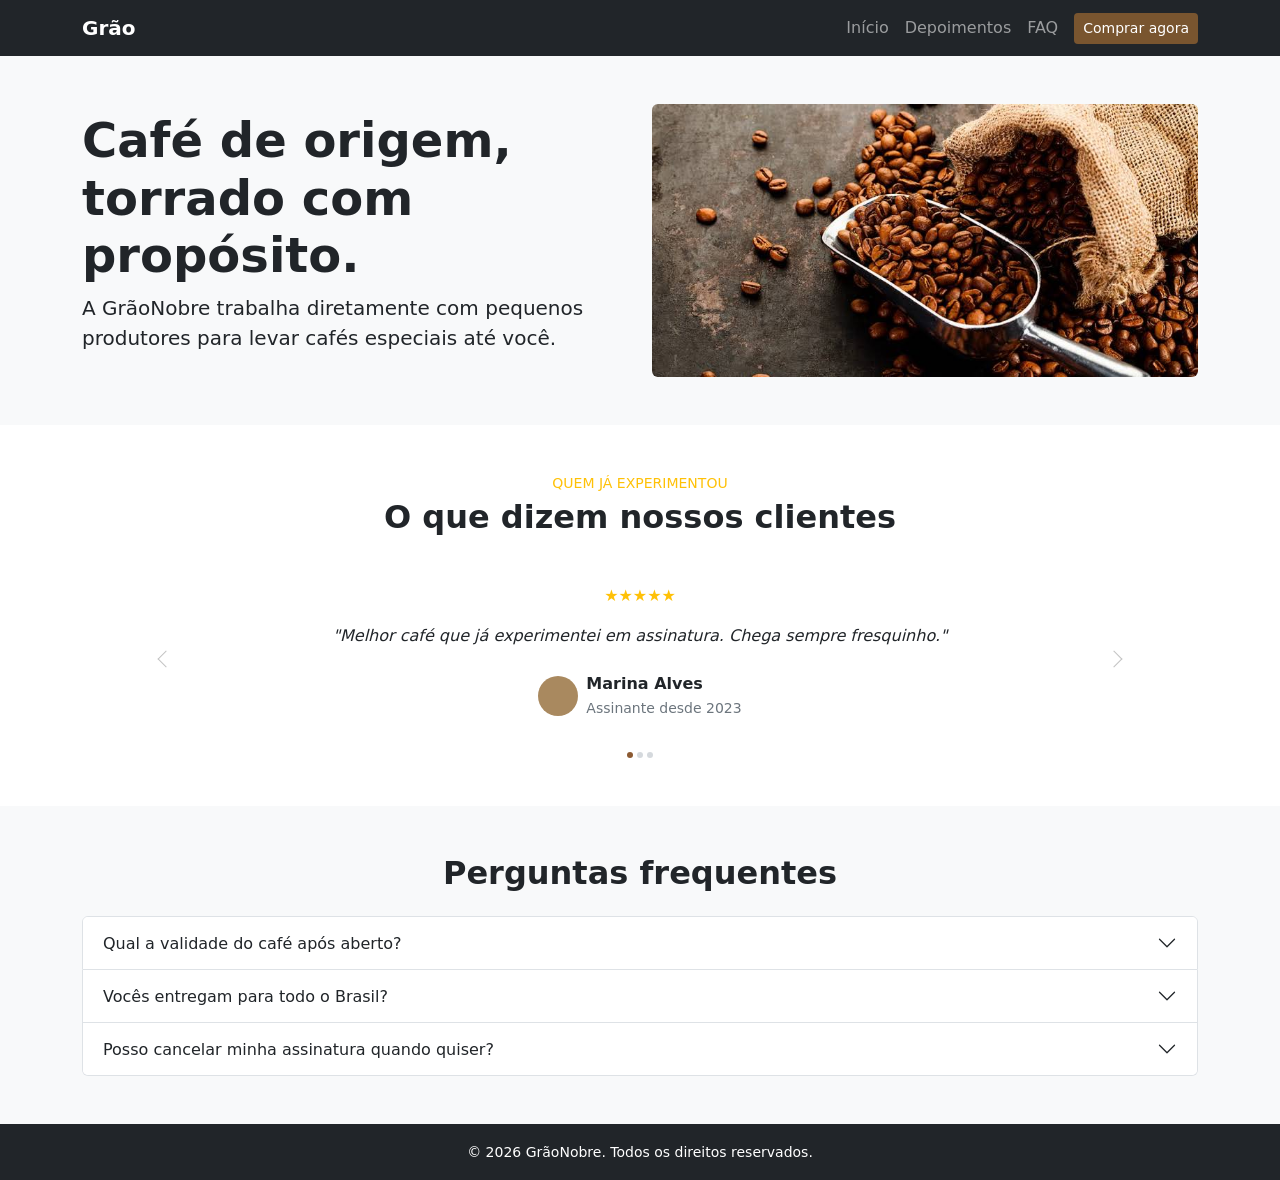
<file: Bootstrap/index.html>
<!DOCTYPE html>
<html lang="pt-BR">
<head>
  <meta charset="UTF-8">
  <meta name="viewport" content="width=device-width, initial-scale=1.0">
  <title>GrãoNobre</title>
  <link href="https://cdn.jsdelivr.net/npm/bootstrap@5.3.3/dist/css/bootstrap.min.css" rel="stylesheet">
<style>
  .texto-degrade {
    background: linear-gradient(#8C5A32);
    -webkit-background-clip: text;
    -webkit-text-fill-color: transparent;
    background-clip: text;
  }

  .depoimento-indicadores [data-bs-target] {
    width: 6px;
    height: 6px;
    margin: 0 2px;
    border: 0;
    border-radius: 50%;
    background-color: #adb5bd;
  }

  .depoimento-indicadores .active {
    background-color: #8C5A32;
  }
</style>

</head>
<body>
  <nav class="navbar navbar-expand-lg bg-dark navbar-dark">
    <div class="container">
      <a class="navbar-brand fw-bold" href="#inicio">
      Grão<span class="texto-degrade">Nobre</span></a>

      <button class="navbar-toggler" type="button"
        data-bs-toggle="collapse" data-bs-target="#navbarNav">
        <span class="navbar-toggler-icon"></span>
      </button>

      <div class="collapse navbar-collapse" id="navbarNav">
        <ul class="navbar-nav ms-auto align-items-lg-center">
          <li class="nav-item">
            <a class="nav-link" href="#inicio">Início</a>
          </li>
          <li class="nav-item">
            <a class="nav-link" href="#depoimentos">Depoimentos</a>
          </li>
          <li class="nav-item">
            <a class="nav-link" href="#faq">FAQ</a>
          </li>
          <li class="nav-item ms-lg-2">
            <button class="btn btn-sm text-white"
              style="background-color: #79552f;"
              data-bs-toggle="modal" data-bs-target="#modalCompra">
              Comprar agora
            </button>
          </li>
        </ul>
      </div>
    </div>
  </nav>

  <section id="inicio" class="bg-light py-5">
    <div class="container">
      <div class="row align-items-center g-4">
        <div class="col-md-6">
          <h1 class="display-5 fw-bold">
            Café de origem, torrado com propósito.
          </h1>
          <p class="lead">
            A GrãoNobre trabalha diretamente com pequenos produtores
            para levar cafés especiais até você.
          </p>
        </div>

        <div class="col-md-6">
            <img src="img/Cafegraotorrado.jpeg" class="img-fluid rounded" alt="Café torrado">
        </div>
      </div>
    </div>
  </section>

  <section id="depoimentos" class="py-5 text-center">
    <div class="container">
      <p class="text-warning text-uppercase small mb-1">
        Quem já experimentou
      </p>
      <h2 class="fw-bold mb-4">O que dizem nossos clientes</h2>

      <div id="carouselDepoimentos" class="carousel slide">
        <div class="carousel-inner">

          <div class="carousel-item active">
            <div class="p-4">
              <p class="text-warning">★★★★★</p>
              <p class="fst-italic">
                "Melhor café que já experimentei em assinatura. Chega sempre fresquinho."
              </p>
              <div class="d-flex justify-content-center align-items-center gap-2 mt-4">
                <div class="rounded-circle flex-shrink-0"
                  style="width: 40px; height: 40px; background-color: #A9895F;"
                  aria-hidden="true"></div>
                <div class="text-start">
                  <strong class="d-block">Marina Alves</strong>
                  <small class="text-secondary">Assinante desde 2023</small>
                </div>
              </div>
            </div>
          </div>

          <div class="carousel-item">
            <div class="p-4">
              <p class="text-warning">★★★★★</p>
              <p class="fst-italic">
                "Excelente qualidade e sabor. Recomendo!"
              </p>
              <div class="d-flex justify-content-center align-items-center gap-2 mt-4">
                <div class="rounded-circle flex-shrink-0"
                  style="width: 40px; height: 40px; background-color: #A9895F;"
                  aria-hidden="true"></div>
                <div class="text-start">
                  <strong class="d-block">Rafaella Rodriguês</strong>
                  <small class="text-secondary">Cliente GrãoNobre</small>
                </div>
              </div>
            </div>
          </div>

          <div class="carousel-item">
            <div class="p-4">
              <p class="text-warning">★★★★★</p>
              <p class="fst-italic">
                "Adorei experimentar cafés de diferentes origens."
              </p>
              <div class="d-flex justify-content-center align-items-center gap-2 mt-4">
                <div class="rounded-circle flex-shrink-0"
                  style="width: 40px; height: 40px; background-color: #A9895F;"
                  aria-hidden="true"></div>
                <div class="text-start">
                  <strong class="d-block">Júlia Souza</strong>
                  <small class="text-secondary">Cliente GrãoNobre</small>
                </div>
              </div>
            </div>
          </div>

        </div>

        <div class="carousel-indicators depoimento-indicadores position-static mt-2 mb-0">
          <button type="button" data-bs-target="#carouselDepoimentos"
            data-bs-slide-to="0" class="active"
            aria-current="true" aria-label="Depoimento de Marina Alves"></button>
          <button type="button" data-bs-target="#carouselDepoimentos"
            data-bs-slide-to="1"
            aria-label="Depoimento de Rafaella Rodriguês"></button>
          <button type="button" data-bs-target="#carouselDepoimentos"
            data-bs-slide-to="2"
            aria-label="Depoimento de Júlia Souza"></button>
        </div>

        <button class="carousel-control-prev" type="button"
          data-bs-target="#carouselDepoimentos" data-bs-slide="prev"
          aria-label="Depoimento anterior">
          <span class="d-block"
            style="width: 12px; height: 12px; border-top: 1px solid #888; border-right: 1px solid #888; transform: rotate(225deg);"></span>
        </button>

        <button class="carousel-control-next" type="button"
          data-bs-target="#carouselDepoimentos" data-bs-slide="next"
          aria-label="Próximo depoimento">
          <span class="d-block"
            style="width: 12px; height: 12px; border-top: 1px solid #888; border-right: 1px solid #888; transform: rotate(45deg);"></span>
        </button>
      </div>
    </div>
  </section>

  <section id="faq" class="bg-light py-5">
    <div class="container">
      <h2 class="text-center fw-bold mb-4">
        Perguntas frequentes
      </h2>

      <div class="accordion mx-auto" id="accordionFAQ">

        <div class="accordion-item">
          <h2 class="accordion-header">
            <button class="accordion-button collapsed"
              type="button" data-bs-toggle="collapse"
              data-bs-target="#resposta1">
              Qual a validade do café após aberto?
            </button>
          </h2>
          <div id="resposta1" class="accordion-collapse collapse"
            data-bs-parent="#accordionFAQ">
            <div class="accordion-body">
              Após aberto, recomendamos consumir o café em até 30 dias
              para preservar melhor seu aroma e sabor. Mantenha a embalagem
              bem fechada, longe da luz, do calor e da umidade.
            </div>
          </div>
        </div>

        <div class="accordion-item">
          <h2 class="accordion-header">
            <button class="accordion-button collapsed"
              type="button" data-bs-toggle="collapse"
              data-bs-target="#resposta2">
              Vocês entregam para todo o Brasil?
            </button>
          </h2>
          <div id="resposta2" class="accordion-collapse collapse"
            data-bs-parent="#accordionFAQ">
            <div class="accordion-body">
              Sim! Enviamos para todas as regiões do Brasil, com prazo médio de 3 a 7 dias úteis, dependendo da localidade.
            </div>
          </div>
        </div>

        <div class="accordion-item">
          <h2 class="accordion-header">
            <button class="accordion-button collapsed"
              type="button" data-bs-toggle="collapse"
              data-bs-target="#resposta3">
              Posso cancelar minha assinatura quando quiser?
            </button>
          </h2>
          <div id="resposta3" class="accordion-collapse collapse"
            data-bs-parent="#accordionFAQ">
            <div class="accordion-body">
              Sim! Você pode cancelar sua assinatura quando quiser,
              entrando em contato com nossa equipe de atendimento.

            </div>
          </div>
        </div>

      </div>
    </div>
  </section>

  <footer class="bg-dark text-white text-center py-3">
    <small>© 2026 GrãoNobre. Todos os direitos reservados.</small>
  </footer>

  <div class="modal fade" id="modalCompra" tabindex="-1">
    <div class="modal-dialog modal-dialog-centered">
      <div class="modal-content">

        <div class="modal-header">
          <h5 class="modal-title">Faça seu pedido:</h5>
          <button type="button" class="btn-close"
            data-bs-dismiss="modal"></button>
        </div>

        <div class="modal-body">
          <div class="form-check mb-3">
            <input class="form-check-input" type="checkbox" id="kit">
            <label class="form-check-label" for="kit">
              Kit de degustação
            </label>
          </div>

          <div class="form-check mb-3">
            <input class="form-check-input" type="checkbox" id="pacote1">
            <label class="form-check-label" for="pacote1">
              1 pacote de 250g
            </label>
          </div>

          <div class="form-check">
            <input class="form-check-input" type="checkbox" id="pacote5">
            <label class="form-check-label" for="pacote5">
              5 pacotes de 250g
            </label>
          </div>
        </div>

        <div class="modal-footer">
          <button type="button" class="btn btn-primary"
            data-bs-dismiss="modal">
            Ir para o carrinho
          </button>
        </div>

      </div>
    </div>
  </div>

  <script src="https://cdn.jsdelivr.net/npm/bootstrap@5.3.3/dist/js/bootstrap.bundle.min.js"></script>

</body>
</html>
</file>
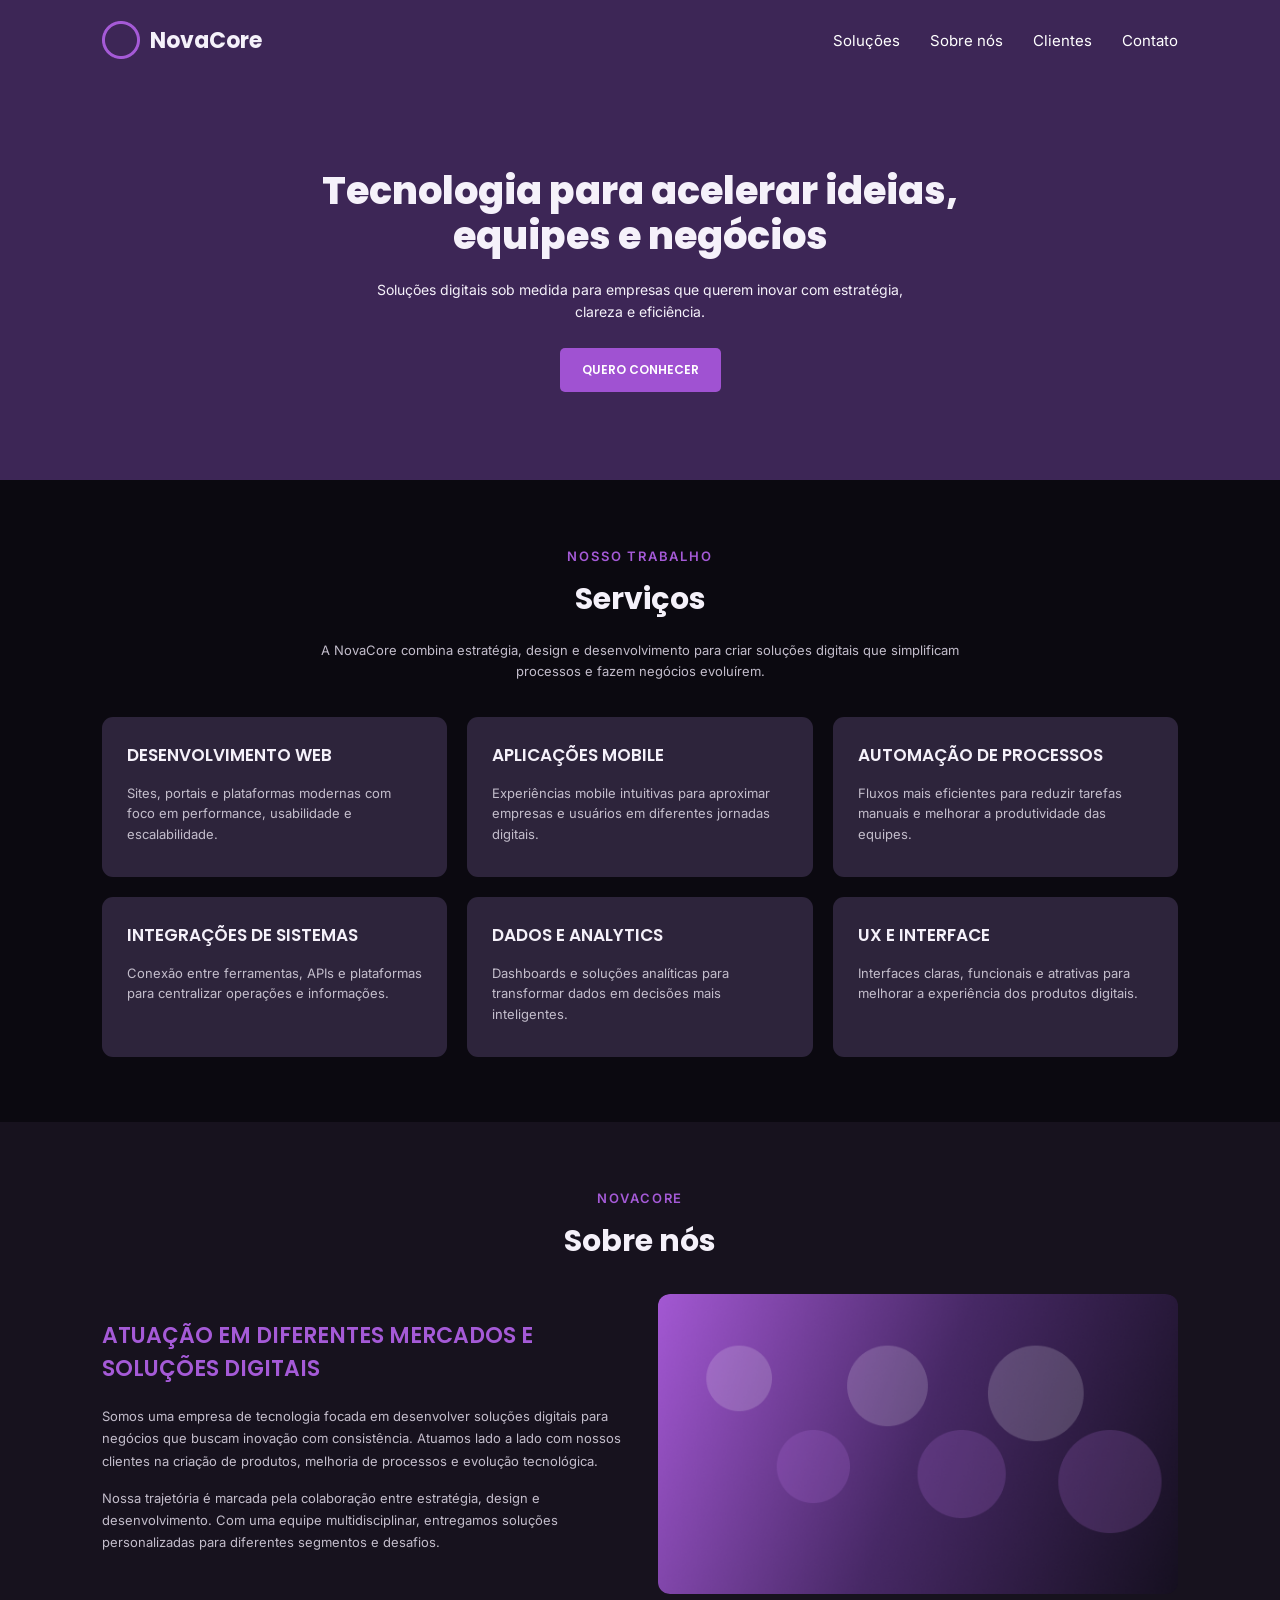
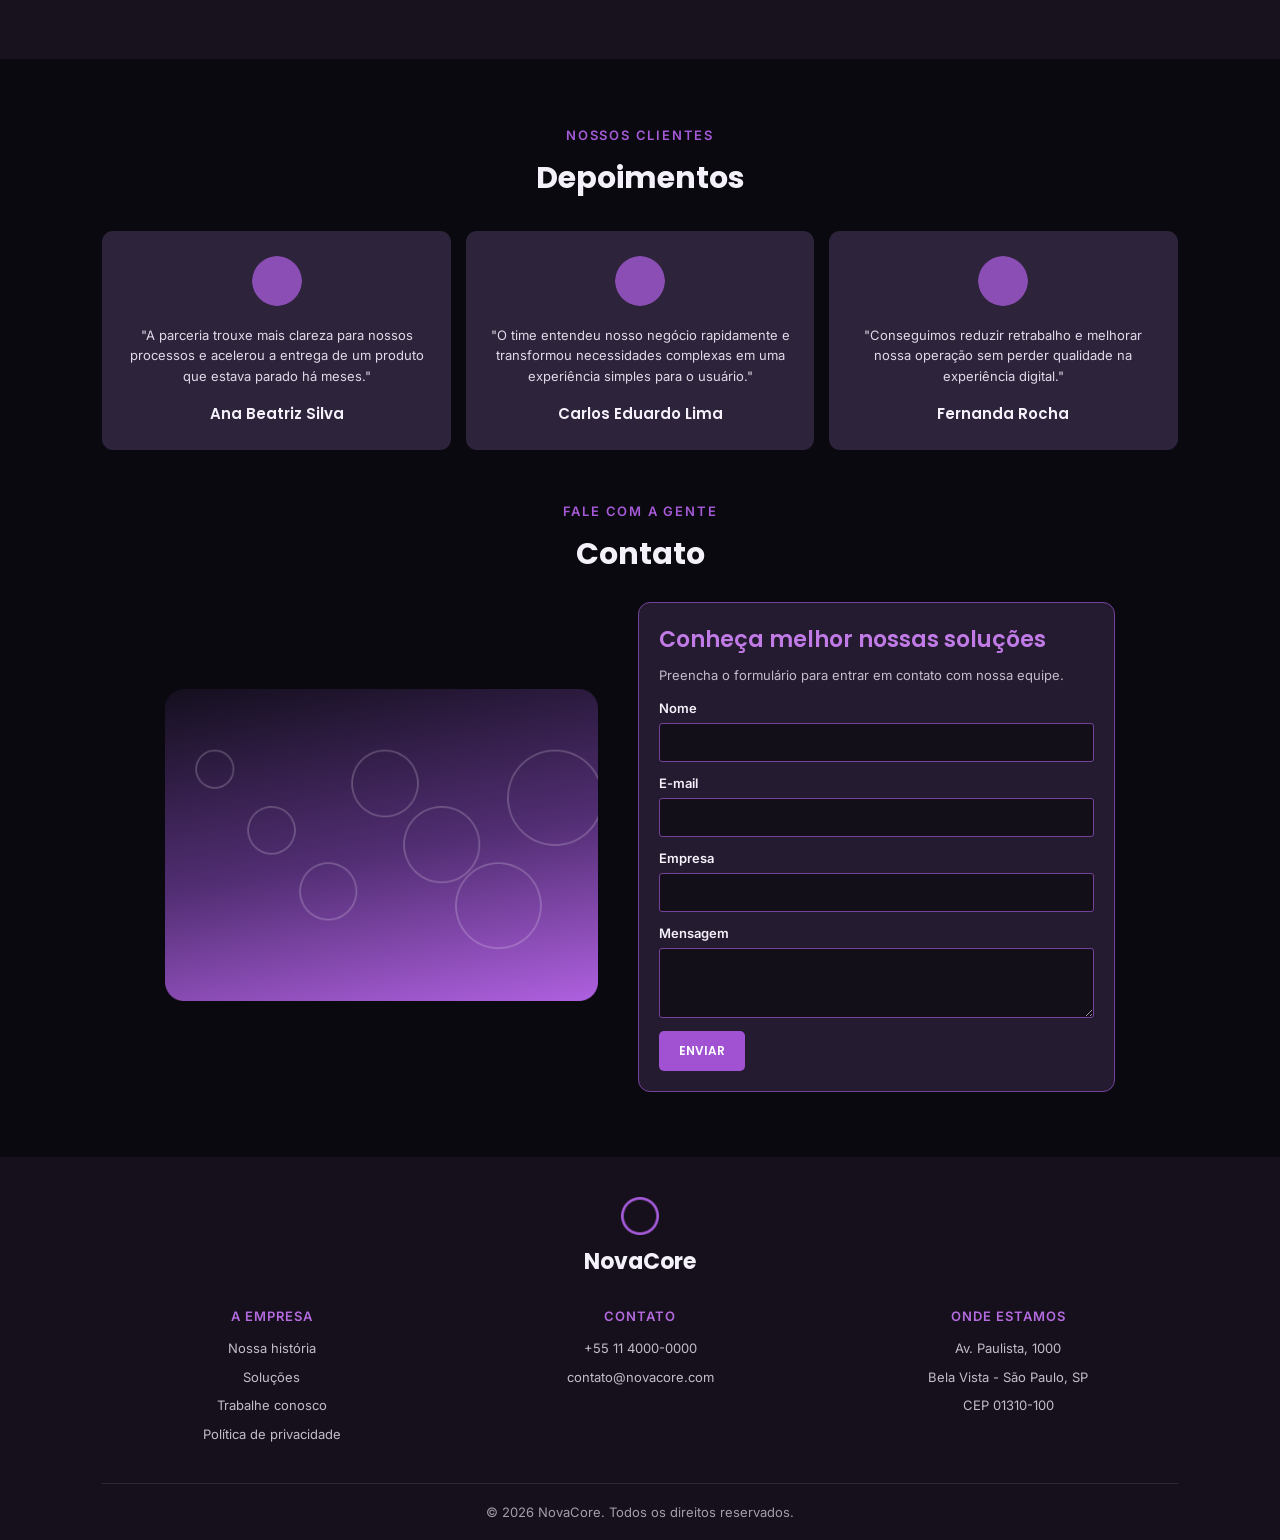
<file: revisão/index.html>
<!DOCTYPE html>
<html lang="pt-BR">

<head>
    <meta charset="UTF-8">
    <meta name="viewport" content="width=device-width, initial-scale=1.0">
    <link rel="preconnect" href="https://fonts.googleapis.com">
    <link rel="preconnect" href="https://fonts.gstatic.com" crossorigin>
    <link
        href="https://fonts.googleapis.com/css2?family=Inter:wght@400;500;600&family=Poppins:wght@500;700;800&display=swap"
        rel="stylesheet">
    <link rel="stylesheet" href="style.css">
    <title>NovaCore</title>
</head>

<body>
    <header>
        <div class="logo">
            <img src="img/Ellipse (icone).png" alt="logo NovaCore ">
            <h1>NovaCore</h1>
        </div>
        <nav>
            <a href="#servicos">Soluções</a>
            <a href="#sobre">Sobre nós</a>
            <a href="#clientes">Clientes</a>
            <a href="#contato">Contato</a>
        </nav>
    </header>
    <section class="inicio">
        <h1>Tecnologia para acelerar ideias,<br>equipes e negócios</h1>
        <p>
            Soluções digitais sob medida para empresas que querem inovar
            com estratégia, clareza e eficiência.
        </p>
        <a href="#contato" class="botao">QUERO CONHECER</a>
    </section>
    <section class="servicos" id="servicos">
        <span class="titulo-pequeno">NOSSO TRABALHO</span>
        <h2>Serviços</h2>
        <p class="descricao">
            A NovaCore combina estratégia, design e desenvolvimento para criar
            soluções digitais que simplificam processos e fazem negócios evoluírem.
        </p>
        <div class="lista-servicos">
            <div class="card">
                <h3>DESENVOLVIMENTO WEB</h3>
                <p>Sites, portais e plataformas modernas com foco em performance, usabilidade e escalabilidade.</p>
            </div>
            <div class="card">
                <h3>APLICAÇÕES MOBILE</h3>
                <p>Experiências mobile intuitivas para aproximar empresas e usuários em diferentes jornadas digitais.
                </p>
            </div>
            <div class="card">
                <h3>AUTOMAÇÃO DE PROCESSOS</h3>
                <p>Fluxos mais eficientes para reduzir tarefas manuais e melhorar a produtividade das equipes.</p>
            </div>
            <div class="card">
                <h3>INTEGRAÇÕES DE SISTEMAS</h3>
                <p>Conexão entre ferramentas, APIs e plataformas para centralizar operações e informações.</p>
            </div>
            <div class="card">
                <h3>DADOS E ANALYTICS</h3>
                <p>Dashboards e soluções analíticas para transformar dados em decisões mais inteligentes.</p>
            </div>
            <div class="card">
                <h3>UX E INTERFACE</h3>
                <p>Interfaces claras, funcionais e atrativas para melhorar a experiência dos produtos digitais.</p>
            </div>
        </div>
    </section>
    <section class="sobre" id="sobre">
        <span class="titulo-pequeno">NOVACORE</span>
        <h2>Sobre nós</h2>
        <div class="sobre-conteudo">
            <div>
                <h3>ATUAÇÃO EM DIFERENTES MERCADOS E<br>SOLUÇÕES DIGITAIS</h3>
                <p>
                    Somos uma empresa de tecnologia focada em desenvolver soluções digitais para negócios que buscam inovação com consistência. Atuamos lado a lado com nossos clientes na criação de produtos, melhoria de processos e evolução tecnológica.
                </p>
                <p>
                    Nossa trajetória é marcada pela colaboração entre estratégia, design e desenvolvimento. Com uma equipe multidisciplinar, entregamos soluções personalizadas para diferentes segmentos e desafios.
                </p>
            </div>
            <div class="imagem-sobre">
                <img src="img/Team collaboration.png" alt="img - Sobre nós">
            </div>
        </div>
    </section>
    <section class="clientes" id="clientes">
        <span class="titulo-pequeno">NOSSOS CLIENTES</span>
        <h2>Depoimentos</h2>
        <div class="depoimentos">
            <div class="depoimento">
                <img src="img/Ellipse (1).png" alt="img Ellipse1">
                <p>
                    "A parceria trouxe mais clareza para nossos processos e acelerou
                    a entrega de um produto que estava parado há meses."
                </p>
                <strong>Ana Beatriz Silva</strong>
            </div>
            <div class="depoimento">
                <img src="img/Ellipse (2).png" alt="img Ellipse2">
                <p>
                    "O time entendeu nosso negócio rapidamente e transformou
                    necessidades complexas em uma experiência simples para o usuário."
                </p>
                <strong>Carlos Eduardo Lima</strong>
            </div>
            <div class="depoimento">
                <img src="img/Ellipse (3).png" alt="img Ellipse3">
                <p>
                    "Conseguimos reduzir retrabalho e melhorar nossa operação
                    sem perder qualidade na experiência digital."
                </p>
                <strong>Fernanda Rocha</strong>
            </div>
        </div>
    </section>
    <section class="contato" id="contato">
        <span class="titulo-pequeno">FALE COM A GENTE</span>
        <h2>Contato</h2>
        <div class="contato-conteudo">
            <div class="imagem-contato">
              <img src="img/Contact.png" alt="img - formulário">
            </div>
            <form>
                <h3>Conheça melhor nossas soluções</h3>
                <p>Preencha o formulário para entrar em contato com nossa equipe.</p>
                <label>Nome</label>
                <input type="text">
                <label>E-mail</label>
                <input type="email">
                <label>Empresa</label>
                <input type="text">
                <label>Mensagem</label>
                <textarea></textarea>
                <button type="submit">ENVIAR</button>
            </form>
        </div>
    </section>
    <footer>
        <div class="logo">
            <img src="img/Ellipse (contato).png" alt="img do footer">
            <h1>NovaCore</h1>
        </div>
        <div>
            <h4>A EMPRESA</h4>
            <p>Nossa história</p>
            <p>Soluções</p>
            <p>Trabalhe conosco</p>
            <p>Política de privacidade</p>
        </div>
        <div>
            <h4>CONTATO</h4>
            <p>+55 11 4000-0000</p>
            <p>contato@novacore.com</p>
        </div>
        <div>
            <h4>ONDE ESTAMOS</h4>
            <p>Av. Paulista, 1000</p>
            <p>Bela Vista - São Paulo, SP</p>
            <p>CEP 01310-100</p>
        </div>
        <small>© 2026 NovaCore. Todos os direitos reservados.</small>
    </footer>
</body>

</html>
</file>
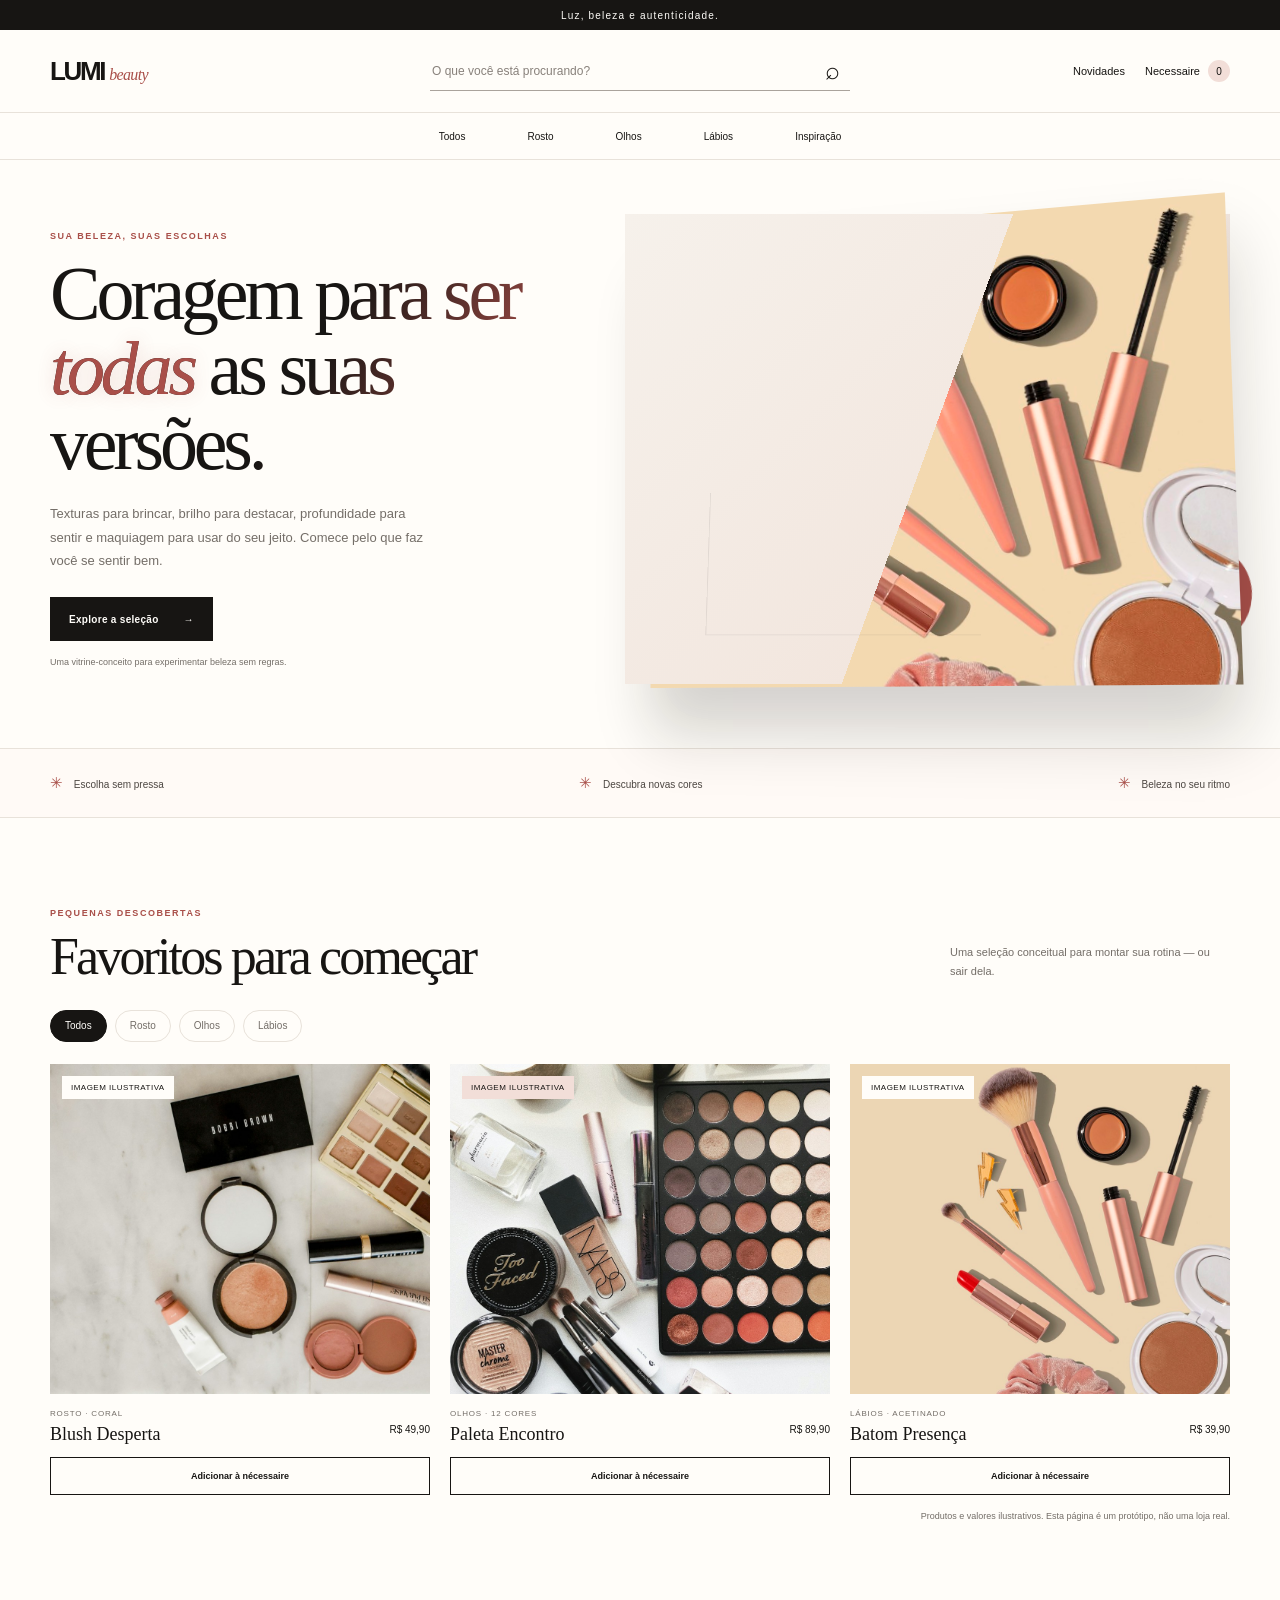
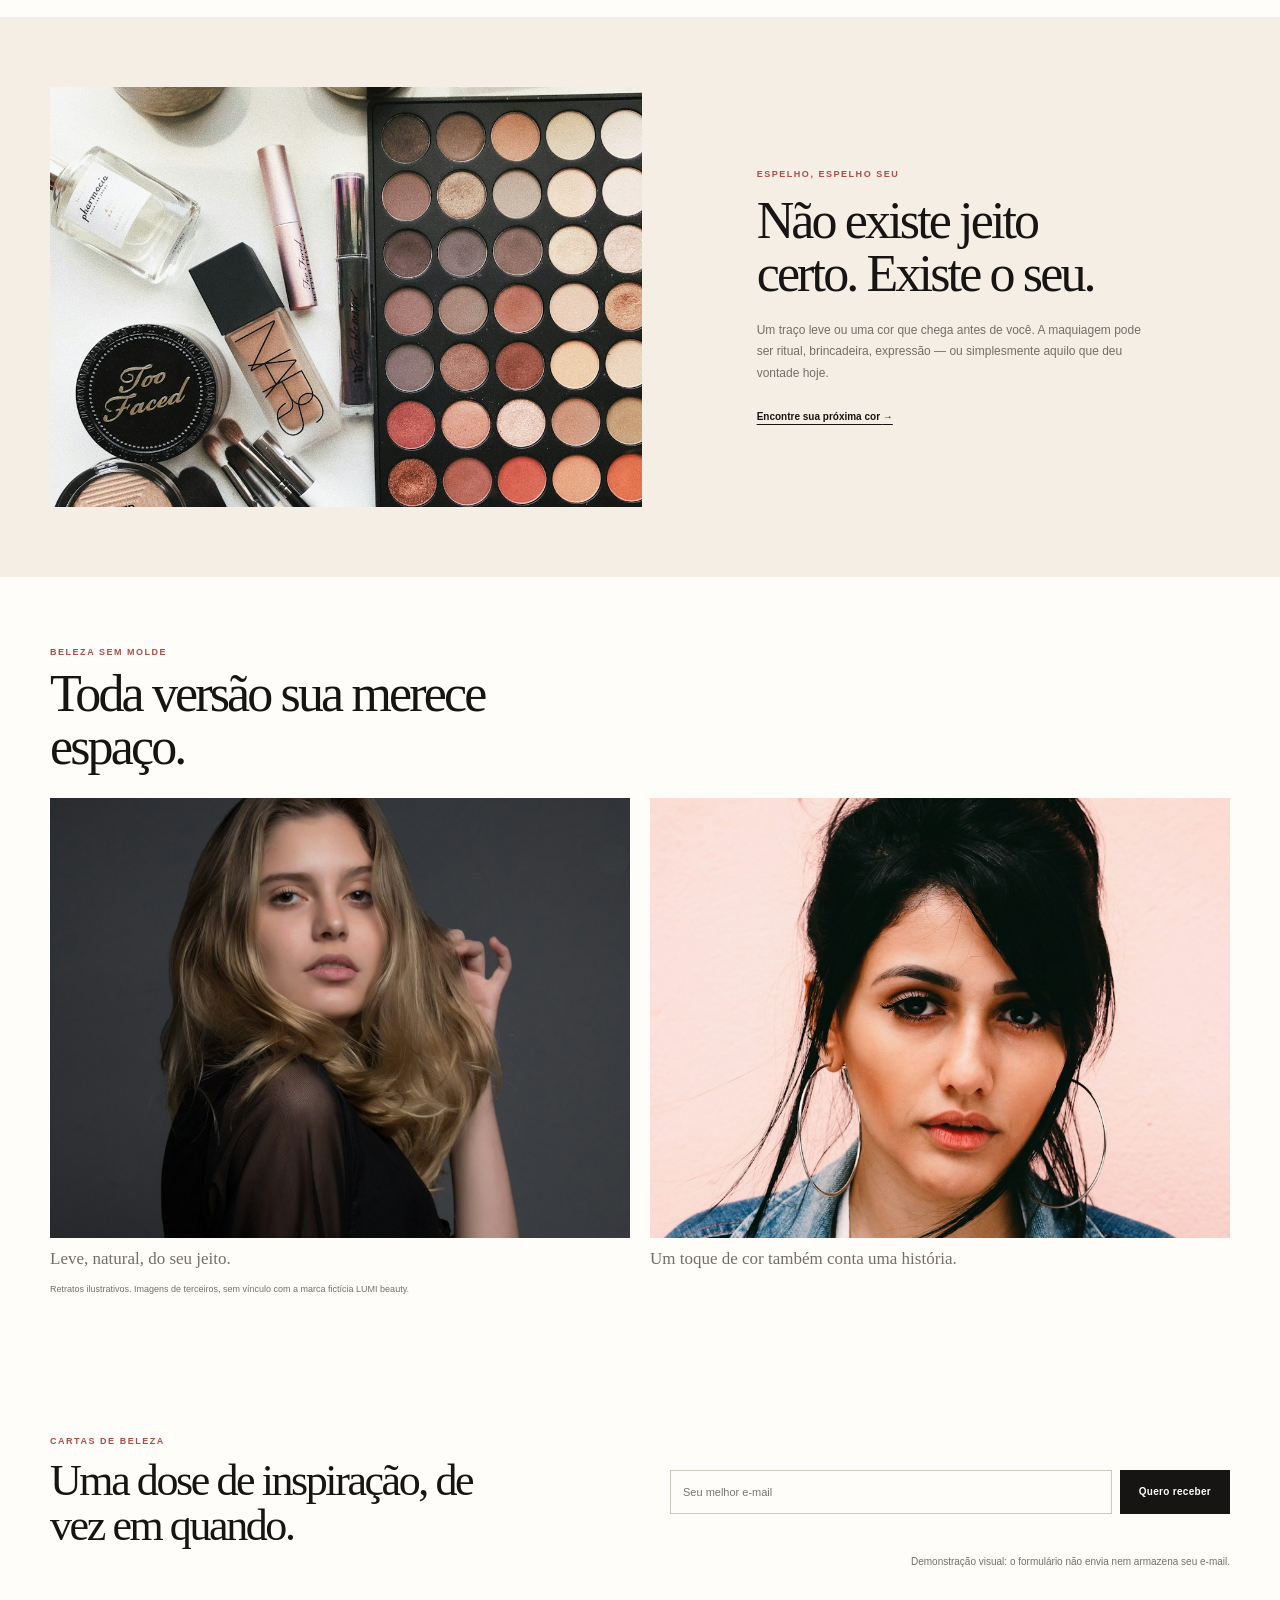
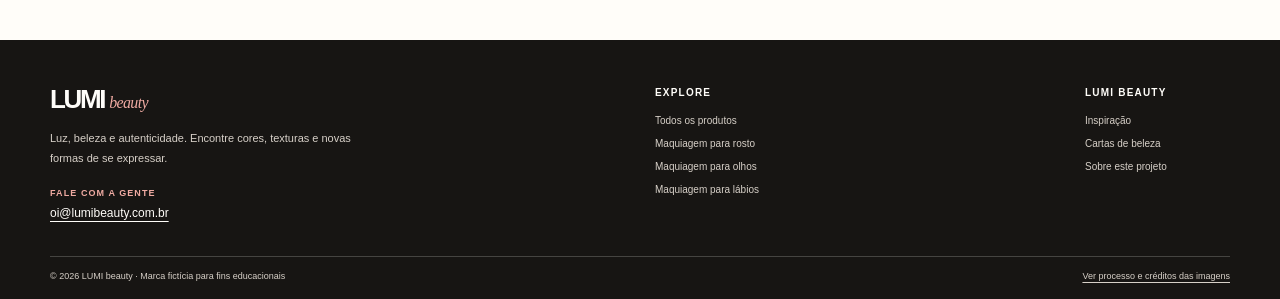
<file: vibecode/index.html>
<!DOCTYPE html>
<html lang="pt-BR">

<head>
  <meta charset="UTF-8">
  <meta name="viewport" content="width=device-width, initial-scale=1.0">
  <meta name="theme-color" content="#fffdf9">
  <meta name="description"
    content="LUMI beauty: luz, beleza e autenticidade. Uma seleção conceitual de maquiagem para experimentar cores e texturas.">
  <title>LUMI beauty — Luz, beleza e autenticidade</title>
  <link rel="stylesheet" href="css/styles.css">
  <script src="js/script.js" defer></script>
</head>

<body>
  <div class="announcement">
    <p>Luz, beleza e autenticidade.</p>
  </div>

  <header class="site-header">
    <div class="container header-main">
      <a class="brand" href="#inicio" aria-label="LUMI beauty, página inicial">LUMI<span>beauty</span></a>

      <form class="search" role="search" action="#produtos">
        <label class="visually-hidden" for="site-search">Buscar produtos</label>
        <input id="site-search" name="q" type="search" placeholder="O que você está procurando?">
        <button type="submit" aria-label="Buscar">⌕</button>
      </form>

      <div class="header-actions">
        <a class="account-link" href="#novidades">Novidades</a>
        <button class="bag-button" type="button" aria-expanded="false" aria-controls="bag-panel">
          Necessaire <span class="bag-count" aria-live="polite">0</span>
        </button>
        <button class="menu-toggle" type="button" aria-expanded="false" aria-controls="main-nav">
          <span class="visually-hidden">Abrir menu</span>
          <span></span><span></span><span></span>
        </button>
      </div>
    </div>

    <section class="bag-panel" id="bag-panel" aria-labelledby="bag-title" hidden>
      <div class="bag-panel-heading">
        <h2 id="bag-title">Sua nécessaire</h2>
        <button class="bag-close" type="button" aria-label="Fechar nécessaire">×</button>
      </div>
      <p class="bag-empty">Sua nécessaire está vazia. Adicione um produto para vê-lo aqui.</p>
      <ul class="bag-items" aria-live="polite"></ul>
      <div class="bag-summary" hidden>
        <p><span>Subtotal ilustrativo</span><strong class="bag-subtotal"></strong></p>
        <button class="bag-clear" type="button">Esvaziar nécessaire</button>
      </div>
      <p class="bag-disclaimer">Protótipo demonstrativo: nenhum pedido ou pagamento será realizado.</p>
    </section>

    <nav class="main-nav" id="main-nav" aria-label="Categorias">
      <div class="container nav-links">
        <a href="#produtos" data-nav-filter="todos">Todos</a>
        <a href="#produtos" data-nav-filter="rosto">Rosto</a>
        <a href="#produtos" data-nav-filter="olhos">Olhos</a>
        <a href="#produtos" data-nav-filter="labios">Lábios</a>
        <a href="#novidades">Inspiração</a>
      </div>
    </nav>
  </header>

  <main>
    <section class="hero container" id="inicio">
      <div class="hero-copy">
        <p class="eyebrow">Sua beleza, suas escolhas</p>
        <h1 data-title="Coragem para ser todas as suas versões.">Coragem para ser <span>todas</span> as suas versões.
        </h1>
        <p class="hero-description">
          Texturas para brincar, brilho para destacar, profundidade para sentir e maquiagem
          para usar do seu jeito. Comece pelo que faz você se sentir bem.
        </p>
        <a class="button button-dark" href="#produtos">Explore a seleção <span aria-hidden="true">→</span></a>
        <p class="hero-note">Uma vitrine-conceito para experimentar beleza sem regras.</p>
      </div>

      <div class="hero-visual">
        <img src="img/produtos-maquiagem.jpg" alt="Maquiagem, pincéis e produtos em tons de coral sobre fundo claro"
          fetchpriority="high">
        <div class="hero-sticker" aria-hidden="true">
          <span>MAKE</span>
          <strong>your<br>rules</strong>
        </div>
        <p class="photo-credit">Imagem de campanha · consulte créditos em processo.md</p>
      </div>
    </section>

    <section class="benefits" aria-label="Compromissos LUMI">
      <div class="container benefit-list">
        <p><span aria-hidden="true">✳</span> Escolha sem pressa</p>
        <p><span aria-hidden="true">✳</span> Descubra novas cores</p>
        <p><span aria-hidden="true">✳</span> Beleza no seu ritmo</p>
      </div>
    </section>

    <section class="container products-section" id="produtos">
      <div class="section-heading">
        <div>
          <p class="eyebrow">Pequenas descobertas</p>
          <h2>Favoritos para começar</h2>
        </div>
        <p>Uma seleção conceitual para montar sua rotina — ou sair dela.</p>
      </div>

      <div class="filter-list" role="group" aria-label="Filtrar produtos por categoria">
        <button class="filter-button is-active" type="button" data-filter="todos" aria-pressed="true">Todos</button>
        <button class="filter-button" type="button" data-filter="rosto" aria-pressed="false">Rosto</button>
        <button class="filter-button" type="button" data-filter="olhos" aria-pressed="false">Olhos</button>
        <button class="filter-button" type="button" data-filter="labios" aria-pressed="false">Lábios</button>
      </div>

      <div class="product-grid" id="product-grid">
        <article class="product-card" data-category="rosto">
          <div class="product-image">
            <img src="img/campanha-beleza.jpg" alt="Paleta de maquiagem e blushes em tons quentes">
            <span class="product-badge">Imagem ilustrativa</span>
          </div>
          <div class="product-info">
            <div>
              <p class="product-category">ROSTO · CORAL</p>
              <h3>Blush Desperta</h3>
            </div>
            <p class="product-price">R$ 49,90</p>
          </div>
          <button class="add-button" type="button" data-product="Blush Desperta" data-price="49.90">Adicionar à
            nécessaire</button>
        </article>

        <article class="product-card" data-category="olhos">
          <div class="product-image">
            <img src="img/pinceis-e-cores.jpg" alt="Paleta com sombras em tons neutros, rosados e terrosos">
            <span class="product-badge product-badge-soft">Imagem ilustrativa</span>
          </div>
          <div class="product-info">
            <div>
              <p class="product-category">OLHOS · 12 CORES</p>
              <h3>Paleta Encontro</h3>
            </div>
            <p class="product-price">R$ 89,90</p>
          </div>
          <button class="add-button" type="button" data-product="Paleta Encontro" data-price="89.90">Adicionar à
            nécessaire</button>
        </article>

        <article class="product-card" data-category="labios">
          <div class="product-image">
            <img src="img/produtos-maquiagem.jpg" alt="Batom vermelho e produtos de maquiagem em fundo bege">
            <span class="product-badge">Imagem ilustrativa</span>
          </div>
          <div class="product-info">
            <div>
              <p class="product-category">LÁBIOS · ACETINADO</p>
              <h3>Batom Presença</h3>
            </div>
            <p class="product-price">R$ 39,90</p>
          </div>
          <button class="add-button" type="button" data-product="Batom Presença" data-price="39.90">Adicionar à
            nécessaire</button>
        </article>
      </div>
      <p class="catalog-note" id="product-status" role="status" aria-live="polite" hidden></p>
      <p class="catalog-note">Produtos e valores ilustrativos. Esta página é um protótipo, não uma loja real.</p>
    </section>

    <section class="story-section" id="novidades">
      <div class="container story-grid">
        <div class="story-image">
          <img src="img/pinceis-e-cores.jpg" alt="Pincéis e cores de maquiagem em uma composição editorial"
            loading="lazy">
        </div>
        <div class="story-copy">
          <p class="eyebrow">Espelho, espelho seu</p>
          <h2>Não existe jeito certo. Existe o seu.</h2>
          <p>
            Um traço leve ou uma cor que chega antes de você. A maquiagem pode ser
            ritual, brincadeira, expressão — ou simplesmente aquilo que deu vontade hoje.
          </p>
          <a class="text-link" href="#produtos">Encontre sua próxima cor <span aria-hidden="true">→</span></a>
        </div>
      </div>
    </section>

    <section class="beauty-gallery container" aria-labelledby="gallery-title">
      <div class="gallery-heading">
        <p class="eyebrow">Beleza sem molde</p>
        <h2 id="gallery-title">Toda versão sua merece espaço.</h2>
      </div>
      <div class="gallery-grid">
        <figure class="gallery-card">
          <img src="img/beleza-em-foco.jpg" alt="Retrato editorial de uma mulher com maquiagem suave" loading="lazy">
          <figcaption>Leve, natural, do seu jeito.</figcaption>
        </figure>
        <figure class="gallery-card">
          <img src="img/rotina-de-beleza.jpg" alt="Retrato de uma mulher com maquiagem e batom em tom rosado"
            loading="lazy">
          <figcaption>Um toque de cor também conta uma história.</figcaption>
        </figure>
      </div>
      <p class="gallery-note">Retratos ilustrativos. Imagens de terceiros, sem vínculo com a marca fictícia LUMI beauty.
      </p>
    </section>

    <section class="newsletter container" aria-labelledby="newsletter-title">
      <div>
        <p class="eyebrow">Cartas de beleza</p>
        <h2 id="newsletter-title">Uma dose de inspiração, de vez em quando.</h2>
      </div>
      <form class="newsletter-form">
        <label class="visually-hidden" for="email">Seu e-mail</label>
        <input id="email" name="email" type="email" placeholder="Seu melhor e-mail" required>
        <button class="button button-dark" type="submit">Quero receber</button>
      </form>
      <p class="form-message" role="status" aria-live="polite"></p>
      <p class="newsletter-note">Demonstração visual: o formulário não envia nem armazena seu e-mail.</p>
    </section>
  </main>

  <footer class="site-footer" id="contato">
    <div class="container footer-grid">
      <div class="footer-brand">
        <a class="brand brand-footer" href="#inicio">LUMI<span>beauty</span></a>
        <p>Luz, beleza e autenticidade. Encontre cores, texturas e novas formas de se expressar.</p>
        <p class="footer-email-label">Fale com a gente</p>
        <a class="footer-email" href="mailto:oi@lumibeauty.com.br">oi@lumibeauty.com.br</a>
      </div>

      <nav class="footer-column" aria-label="Categorias de maquiagem">
        <h2>Explore</h2>
        <a href="#produtos" data-nav-filter="todos">Todos os produtos</a>
        <a href="#produtos" data-nav-filter="rosto">Maquiagem para rosto</a>
        <a href="#produtos" data-nav-filter="olhos">Maquiagem para olhos</a>
        <a href="#produtos" data-nav-filter="labios">Maquiagem para lábios</a>
      </nav>

      <nav class="footer-column" aria-label="Mais informações">
        <h2>LUMI beauty</h2>
        <a href="#novidades">Inspiração</a>
        <a href="#newsletter-title">Cartas de beleza</a>
        <a href="processo.md">Sobre este projeto</a>
      </nav>
    </div>
    <div class="container footer-bottom">
      <span>© 2026 LUMI beauty · Marca fictícia para fins educacionais</span>
      <a href="processo.md">Ver processo e créditos das imagens</a>
    </div>
  </footer>

  <div class="toast" role="status" aria-live="polite" aria-atomic="true"></div>
</body>

</html>
</file>
<file: revisão/style.css>
* {
    margin: 0;
    padding: 0;
    box-sizing: border-box;
}

:root {
    --titulo: #A55AD7;
    --roxo-principal: #3B2458;
    --roxo-escuro: #1A1028;
    --text-poppins: 'Poppins', Arial, sans-serif;
    --text-inter: 'Inter', Arial, sans-serif;
}

body {
    font-family: var(--text-inter);
    background: #0b0910;
    color: #f5f1fa;
}

header {
    min-height: 80px;
    padding: 20px 8%;
    display: flex;
    align-items: center;
    justify-content: space-between;
    background: #3d2656;
}

.logo {
    display: flex;
    align-items: center;
    gap: 10px;
}

.logo img {
    width: 38px;
    height: 38px;
    object-fit: cover;
}

.logo h1 {
    font-family: var(--text-poppins);
    font-size: 22px;
    font-weight: 700;
}

nav {
    display: flex;
    gap: 30px;
}

nav a {
    font-family: var(--text-inter);
    color: white;
    text-decoration: none;
    font-size: 15px;
    font-weight: 400;
}

.inicio {
    min-height: 400px;
    padding: 60px 20px;
    display: flex;
    flex-direction: column;
    align-items: center;
    justify-content: center;
    text-align: center;
    background: #3d2656;
}

.inicio h1 {
    font-family: var(--text-poppins);
    font-size: 38px;
    font-weight: 800;
    line-height: 1.2;
    margin-bottom: 20px;
}

.inicio p {
    font-family: var(--text-inter);
    max-width: 550px;
    font-size: 14px;
    line-height: 1.6;
    margin-bottom: 25px;
}

.botao,
form button {
    border: none;
    border-radius: 5px;
    background: #a052d2;
    color: white;
    text-decoration: none;
    font-family: var(--text-poppins);
    font-size: 12px;
    font-weight: 600;
    padding: 13px 22px;
    cursor: pointer;
}

.servicos,
.sobre,
.clientes,
.contato {
    padding: 65px 8%;
    text-align: center;
}

.titulo-pequeno {
    font-family: var(--text-inter);
    color: var(--titulo);
    font-size: 13px;
    letter-spacing: 1.8px;
    font-weight: 600;
    text-transform: uppercase;
}

h2 {
    font-family: var(--text-poppins);
    font-size: 30px;
    font-weight: 700;
    margin: 12px 0 18px;
}

.descricao {
    font-family: var(--text-inter);
    max-width: 650px;
    margin: 0 auto;
    color: #c3bdcb;
    font-size: 13px;
    line-height: 1.6;
}

.lista-servicos {
    display: grid;
    grid-template-columns: repeat(3, 1fr);
    gap: 20px;
    margin-top: 35px;
}

.card {
    background: #2d243b;
    border-radius: 11px;
    padding: 25px;
    text-align: left;
    min-height: 160px;
}

.card h3 {
    font-family: var(--text-poppins);
    font-size: 17px;
    font-weight: 600;
    margin-bottom: 15px;
}

.card p {
    font-family: var(--text-inter);
    color: #c3bdcb;
    font-size: 13px;
    line-height: 1.6;
}

.sobre {
    background: #17121e;
}

.sobre-conteudo {
    display: grid;
    grid-template-columns: 1fr 1fr;
    align-items: center;
    gap: 35px;
    margin-top: 30px;
    text-align: left;
}

.sobre-conteudo h3 {
    font-family: var(--text-poppins);
    color: var(--titulo);
    font-size: 22px;
    font-weight: 600;
    line-height: 1.5;
    margin-bottom: 20px;
}

.sobre-conteudo p {
    font-family: var(--text-inter);
    color: #c3bdcb;
    font-size: 13px;
    line-height: 1.7;
    margin-bottom: 15px;
}

.imagem-sobre {
    height: 300px;
}

.imagem-sobre img {
    width: 100%;
    height: 100%;
    object-fit: cover;
    border-radius: 12px;
}

.clientes {
    padding-bottom: 25px;
}

.depoimentos {
    display: grid;
    grid-template-columns: repeat(3, 1fr);
    gap: 15px;
    margin-top: 30px;
}

.depoimento {
    background: #2d243b;
    border-radius: 11px;
    padding: 25px 20px;
    text-align: center;
}

.depoimento img {
    width: 50px;
    height: 50px;
    object-fit: cover;
    border-radius: 50%;
    margin-bottom: 15px;
}

.depoimento p {
    font-family: var(--text-inter);
    color: #e0d9e7;
    font-size: 13px;
    line-height: 1.6;
    margin-bottom: 15px;
}

.depoimento strong {
    font-family: var(--text-poppins);
    font-size: 15px;
    font-weight: 600;
}

.contato {
    padding-top: 25px;
    text-align: center;
}

.contato-conteudo {
    display: grid;
    grid-template-columns: 1fr 1.1fr;
    align-items: center;
    gap: 40px;
    max-width: 950px;
    margin: 25px auto 0;
    text-align: left;
}

.imagem-contato {
    aspect-ratio: 25 / 18;
}

.imagem-contato img {
    width: 100%;
    height: 100%;
    object-fit: cover;
    border-radius: 11px;
}

form {
    display: flex;
    flex-direction: column;
    padding: 20px;
    background: #251b30;
    border: 1px solid #75429a;
    border-radius: 12px;
}

form h3 {
    font-family: var(--text-poppins);
    color: #c17be7;
    font-size: 22px;
    font-weight: 600;
    margin-bottom: 10px;
}

form p {
    font-family: var(--text-inter);
    color: #c3bdcb;
    font-size: 13px;
    line-height: 1.5;
    margin-bottom: 15px;
}

form label {
    font-family: var(--text-inter);
    font-size: 13px;
    font-weight: 600;
    margin-bottom: 7px;
}

form input,
form textarea {
    width: 100%;
    padding: 10px;
    margin-bottom: 13px;
    border: 1px solid #75429a;
    border-radius: 3px;
    background: #130f19;
    color: white;
    font-family: var(--text-inter);
    font-size: 14px;
}

form textarea {
    height: 70px;
    resize: vertical;
}

form button {
    align-self: flex-start;
    padding: 11px 20px;
}

footer {
    padding: 40px 8% 20px;
    background: #15101b;
    display: grid;
    grid-template-columns: repeat(3, 1fr);
    gap: 30px;
    text-align: center;
}

footer .logo {
    grid-column: 1 / -1;
    flex-direction: column;
    justify-content: center;
}

footer h4 {
    font-family: var(--text-inter);
    color: #b56be0;
    font-size: 13px;
    font-weight: 600;
    letter-spacing: 1px;
    margin-bottom: 15px;
}

footer p {
    font-family: var(--text-inter);
    color: #c3bdcb;
    font-size: 13px;
    line-height: 1.5;
    margin-bottom: 9px;
}

footer small {
    grid-column: 1 / -1;
    color: #a59cac;
    font-family: var(--text-inter);
    font-size: 13px;
    padding-top: 20px;
    border-top: 1px solid #302638;
}

@media (max-width: 700px) {
    header {
        flex-direction: column;
        gap: 20px;
    }

    nav {
        gap: 15px;
        flex-wrap: wrap;
        justify-content: center;
    }

    .inicio h1 {
        font-size: 30px;
    }

    .lista-servicos,
    .depoimentos,
    .sobre-conteudo,
    .contato-conteudo {
        grid-template-columns: 1fr;
    }

    .sobre-conteudo {
        text-align: center;
    }

    .imagem-contato {
        height: 230px;
    }

    footer {
        grid-template-columns: 1fr;
    }
}
</file>
<file: vibecode/css/styles.css>
:root {
  color-scheme: light;
  --white: #fffdf9;
  --cream: #f4eee5;
  --ink: #171513;
  --muted: #746e68;
  --line: #e8e2da;
  --rose: #c97870;
  --rose-dark: #a94f49;
  --rose-light: #f2ded8;
  --serif: Georgia, "Times New Roman", serif;
  --sans: Arial, Helvetica, sans-serif;
}

* {
  box-sizing: border-box;
}

html {
  scroll-behavior: smooth;
}

body {
  margin: 0;
  background: var(--white);
  color: var(--ink);
  font-family: var(--sans);
  -webkit-font-smoothing: antialiased;
}

button,
input {
  font: inherit;
}

button,
a {
  -webkit-tap-highlight-color: transparent;
}

img {
  display: block;
  max-width: 100%;
}

a {
  color: inherit;
}

.container {
  width: min(1180px, calc(100% - 64px));
  margin-inline: auto;
}

.visually-hidden {
  position: absolute;
  width: 1px;
  height: 1px;
  overflow: hidden;
  clip: rect(0, 0, 0, 0);
  white-space: nowrap;
  clip-path: inset(50%);
}

.announcement {
  min-height: 30px;
  display: grid;
  place-items: center;
  background: var(--ink);
  color: var(--white);
  text-align: center;
}

.announcement p {
  margin: 0;
  font-size: 10px;
  letter-spacing: 0.12em;
}

.site-header {
  position: relative;
  z-index: 2;
  background: var(--white);
}

.header-main {
  min-height: 82px;
  display: grid;
  grid-template-columns: 1fr minmax(220px, 420px) 1fr;
  align-items: center;
  gap: 26px;
}

.brand {
  width: fit-content;
  font-size: 26px;
  font-weight: 800;
  letter-spacing: -0.09em;
  text-decoration: none;
}

.brand span {
  margin-left: 5px;
  color: var(--rose-dark);
  font-family: var(--serif);
  font-size: 16px;
  font-style: italic;
  font-weight: 400;
  letter-spacing: -0.04em;
}

.search {
  height: 40px;
  display: flex;
  border-bottom: 1px solid #aaa39c;
}

.search input {
  width: 100%;
  min-width: 0;
  border: 0;
  outline: 0;
  background: transparent;
  color: var(--ink);
  font-size: 12px;
}

.search input::placeholder {
  color: #88817b;
}

.search:focus-within {
  border-bottom-color: var(--rose-dark);
}

.search button {
  width: 38px;
  border: 0;
  background: transparent;
  color: var(--ink);
  cursor: pointer;
  font-size: 25px;
}

.header-actions {
  display: flex;
  align-items: center;
  justify-content: flex-end;
  gap: 20px;
}

.account-link,
.bag-button {
  border: 0;
  background: transparent;
  color: var(--ink);
  font-size: 11px;
  text-decoration: none;
  white-space: nowrap;
}

.bag-button {
  display: inline-flex;
  align-items: center;
  gap: 8px;
  padding: 5px 0;
  cursor: pointer;
}

.bag-button:hover,
.bag-button[aria-expanded="true"] {
  color: var(--rose-dark);
}

.bag-count {
  width: 22px;
  height: 22px;
  display: grid;
  place-items: center;
  border-radius: 50%;
  background: var(--rose-light);
  font-size: 10px;
}

.bag-panel {
  position: absolute;
  top: calc(100% - 1px);
  right: max(32px, calc((100vw - 1180px) / 2));
  z-index: 4;
  width: min(390px, calc(100vw - 32px));
  padding: 22px;
  border: 1px solid var(--line);
  background: var(--white);
  box-shadow: 0 14px 35px rgba(23, 21, 19, 0.14);
}

.bag-panel[hidden],
.bag-summary[hidden] {
  display: none;
}

.bag-panel-heading {
  display: flex;
  align-items: center;
  justify-content: space-between;
  padding-bottom: 14px;
  border-bottom: 1px solid var(--line);
}

.bag-panel-heading h2 {
  margin: 0;
  font-family: var(--serif);
  font-size: 24px;
  font-weight: 400;
}

.bag-close {
  width: 32px;
  height: 32px;
  border: 0;
  background: transparent;
  color: var(--ink);
  cursor: pointer;
  font-size: 25px;
}

.bag-empty {
  margin: 18px 0;
  color: var(--muted);
  font-size: 12px;
  line-height: 1.6;
}

.bag-items {
  display: grid;
  gap: 14px;
  max-height: min(45vh, 320px);
  overflow-y: auto;
  margin: 0;
  padding: 0;
  list-style: none;
}

.bag-item {
  display: grid;
  grid-template-columns: 1fr auto;
  gap: 6px 12px;
  padding-block: 13px;
  border-bottom: 1px solid var(--line);
}

.bag-item-name {
  font-family: var(--serif);
  font-size: 17px;
}

.bag-item-price {
  font-size: 11px;
  white-space: nowrap;
}

.bag-item-actions {
  display: flex;
  align-items: center;
  justify-content: space-between;
  grid-column: 1 / -1;
  color: var(--muted);
  font-size: 10px;
}

.bag-remove {
  padding: 4px 0;
  border: 0;
  background: transparent;
  color: var(--rose-dark);
  cursor: pointer;
  font-size: 10px;
  text-decoration: underline;
  text-underline-offset: 3px;
}

.bag-summary {
  padding-top: 15px;
}

.bag-summary>p {
  display: flex;
  justify-content: space-between;
  gap: 12px;
  margin: 0 0 14px;
  font-size: 11px;
}

.bag-clear {
  padding: 0;
  border: 0;
  background: transparent;
  color: var(--muted);
  cursor: pointer;
  font-size: 10px;
  text-decoration: underline;
  text-underline-offset: 3px;
}

.bag-disclaimer {
  margin: 17px 0 0;
  padding-top: 12px;
  border-top: 1px solid var(--line);
  color: var(--muted);
  font-size: 9px;
  line-height: 1.5;
}

.menu-toggle {
  display: none;
}

.main-nav {
  border-block: 1px solid var(--line);
}

.nav-links {
  min-height: 46px;
  display: flex;
  align-items: center;
  justify-content: center;
  gap: clamp(26px, 5vw, 62px);
}

.nav-links a {
  padding-block: 15px;
  font-size: 10px;
  text-decoration: none;
}

.nav-links a:hover,
.nav-links a:focus-visible {
  color: var(--rose-dark);
}

@keyframes floatPhoto {
  0% {
    transform: translateY(0) scale(1);
  }

  50% {
    transform: translateY(-8px) scale(1.02);
  }

  100% {
    transform: translateY(0) scale(1);
  }
}

@keyframes pulseSticker {

  0%,
  100% {
    transform: rotate(8deg) scale(1);
    box-shadow: 0 0 0 rgba(169, 79, 73, 0);
  }

  50% {
    transform: rotate(8deg) scale(1.06);
    box-shadow: 0 0 24px rgba(169, 79, 73, 0.28);
  }
}

@keyframes sheenSweep {
  0% {
    opacity: 0;
    transform: translateX(-120%) skewX(-18deg);
  }

  15% {
    opacity: 1;
  }

  100% {
    opacity: 0;
    transform: translateX(120%) skewX(-18deg);
  }
}

.hero {
  min-height: 530px;
  display: grid;
  grid-template-columns: 0.88fr 1.12fr;
  align-items: center;
  gap: clamp(45px, 8vw, 100px);
  padding-block: 54px 64px;
}

.eyebrow {
  margin: 0 0 15px;
  color: var(--rose-dark);
  font-size: 9px;
  font-weight: 700;
  letter-spacing: 0.17em;
  text-transform: uppercase;
}

.hero h1,
.section-heading h2,
.story-copy h2,
.newsletter h2 {
  margin: 0;
  font-family: var(--serif);
  font-weight: 400;
  letter-spacing: -0.055em;
}

.hero h1 {
  position: relative;
  max-width: 480px;
  font-size: clamp(52px, 6.1vw, 76px);
  line-height: 0.99;
  background: linear-gradient(120deg, #171513 0%, #171513 30%, #a94f49 52%, #d89d92 72%, #171513 100%);
  background-size: 200% auto;
  -webkit-background-clip: text;
  background-clip: text;
  color: transparent;
  isolation: isolate;
}

.hero h1::before {
  content: attr(data-title);
  position: absolute;
  inset: 0;
  z-index: 2;
  background: linear-gradient(120deg, rgba(255, 255, 255, 0) 0%, rgba(255, 255, 255, 0.9) 28%, rgba(255, 255, 255, 0.2) 50%, rgba(255, 255, 255, 0) 72%);
  background-size: 220% 100%;
  background-position: 200% 0;
  -webkit-background-clip: text;
  background-clip: text;
  color: transparent;
  opacity: 0;
  pointer-events: none;
}

.hero h1:hover::before {
  opacity: 1;
  animation: sheenSweep 0.9s ease forwards;
}

.hero h1 span {
  color: var(--rose-dark);
  font-style: italic;
  text-shadow: 0 0 18px rgba(169, 79, 73, 0.2);
}

.hero-description {
  max-width: 390px;
  margin: 21px 0 25px;
  color: var(--muted);
  font-size: 13px;
  line-height: 1.8;
}

.button {
  min-height: 44px;
  display: inline-flex;
  align-items: center;
  justify-content: center;
  gap: 25px;
  padding: 0 18px;
  border: 1px solid transparent;
  font-size: 10px;
  font-weight: 700;
  letter-spacing: 0.03em;
  text-decoration: none;
  cursor: pointer;
  transition: background-color 160ms ease, color 160ms ease;
}

.button-dark {
  background: var(--ink);
  color: var(--white);
}

.button-dark:hover {
  border-color: var(--ink);
  background: transparent;
  color: var(--ink);
}

.hero-note {
  margin: 16px 0 0;
  color: var(--muted);
  font-size: 9px;
}

.hero-visual {
  position: relative;
  height: clamp(340px, 42vw, 470px);
  overflow: visible;
  background: linear-gradient(135deg, #f6f1eb 0%, #f0e0d7 100%);
  perspective: 1600px;
  transform-style: preserve-3d;
}

.hero-visual::before {
  content: "";
  position: absolute;
  inset: 8% 12% 8% 12%;
  border-radius: 28% 72% 30% 70% / 38% 28% 72% 62%;
  background: radial-gradient(circle, rgba(201, 120, 112, 0.38), transparent 62%);
  filter: blur(22px);
  z-index: 0;
  transform: translateZ(-30px);
}

.hero-visual::after {
  content: "";
  position: absolute;
  inset: 12% 14% 10% 14%;
  border: 1px solid rgba(23, 21, 19, 0.08);
  transform: translateZ(-10px) rotateX(14deg);
  pointer-events: none;
}

.hero-visual>img {
  position: relative;
  z-index: 1;
  width: 100%;
  height: 100%;
  object-fit: cover;
  object-position: center 46%;
  display: block;
  transform-origin: center center;
  transform: rotateX(6deg) rotateY(-16deg) rotateZ(-1deg) translateY(0);
  transition: transform 420ms ease, box-shadow 420ms ease, filter 420ms ease;
  box-shadow: 0 45px 60px rgba(23, 21, 19, 0.18);
  animation: floatPhoto 8s ease-in-out infinite;
  filter: saturate(1.15) contrast(1.04);
}

.hero-visual:hover>img {
  transform: rotateX(10deg) rotateY(-22deg) rotateZ(-1.5deg) translateY(-4px) scale(1.03);
  box-shadow: 0 58px 80px rgba(23, 21, 19, 0.22);
  filter: saturate(1.25) contrast(1.08);
}

.hero-sticker {
  position: absolute;
  right: -22px;
  bottom: 38px;
  z-index: 2;
  width: 103px;
  height: 103px;
  display: flex;
  align-items: center;
  justify-content: center;
  flex-direction: column;
  border-radius: 50%;
  background: var(--rose-dark);
  color: var(--white);
  text-align: center;
  transform: rotate(8deg);
  animation: pulseSticker 4s ease-in-out infinite;
}

.hero-sticker span {
  font-size: 8px;
  letter-spacing: 0.17em;
}

.hero-sticker strong {
  margin-top: 4px;
  font-family: var(--serif);
  font-size: 19px;
  font-weight: 400;
  line-height: 0.92;
}

.photo-credit {
  position: absolute;
  right: 10px;
  bottom: 8px;
  margin: 0;
  padding: 5px 7px;
  background: rgba(255, 253, 249, 0.88);
  color: var(--muted);
  font-size: 8px;
}

.benefits {
  border-block: 1px solid var(--line);
  background: #fffaf6;
}

.benefit-list {
  min-height: 68px;
  display: flex;
  align-items: center;
  justify-content: space-between;
  gap: 20px;
}

.benefit-list p {
  margin: 0;
  color: #4c4641;
  font-size: 10px;
}

.benefit-list span {
  margin-right: 8px;
  color: var(--rose-dark);
  font-size: 15px;
}

.products-section {
  padding-block: 90px 96px;
  scroll-margin-top: 30px;
}

.section-heading {
  display: flex;
  align-items: end;
  justify-content: space-between;
  gap: 30px;
  margin-bottom: 26px;
}

.section-heading .eyebrow {
  margin-bottom: 12px;
}

.section-heading h2,
.story-copy h2,
.newsletter h2 {
  font-size: clamp(36px, 4.4vw, 52px);
  line-height: 1.03;
}

.section-heading>p {
  max-width: 280px;
  margin: 0 0 3px;
  color: var(--muted);
  font-size: 11px;
  line-height: 1.7;
}

.filter-list {
  display: flex;
  gap: 8px;
  margin-bottom: 22px;
}

.filter-button {
  min-height: 32px;
  padding: 0 14px;
  border: 1px solid var(--line);
  border-radius: 20px;
  background: transparent;
  color: var(--muted);
  font-size: 10px;
  cursor: pointer;
}

.filter-button:hover,
.filter-button.is-active {
  border-color: var(--ink);
  background: var(--ink);
  color: var(--white);
}

.product-grid {
  display: grid;
  grid-template-columns: repeat(3, minmax(0, 1fr));
  gap: 20px;
}

.product-card[hidden] {
  display: none;
}

.product-image {
  position: relative;
  display: block;
  height: clamp(230px, 28vw, 330px);
  overflow: hidden;
  background: var(--cream);
}

.product-image img {
  width: 100%;
  height: 100%;
  object-fit: cover;
  transition: transform 250ms ease;
}

.product-image:hover img {
  transform: scale(1.035);
}

.product-badge {
  position: absolute;
  top: 12px;
  left: 12px;
  padding: 7px 9px;
  background: var(--white);
  font-size: 8px;
  letter-spacing: 0.06em;
  text-transform: uppercase;
}

.product-badge-soft {
  background: var(--rose-light);
}

.product-info {
  display: flex;
  align-items: start;
  justify-content: space-between;
  gap: 10px;
  padding-block: 15px 12px;
}

.product-category {
  margin: 0 0 6px;
  color: var(--muted);
  font-size: 8px;
  letter-spacing: 0.1em;
}

.product-info h3 {
  margin: 0;
  font-family: var(--serif);
  font-size: 18px;
  font-weight: 400;
}

.product-price {
  margin: 15px 0 0;
  font-size: 10px;
  white-space: nowrap;
}

.add-button {
  width: 100%;
  min-height: 38px;
  border: 1px solid var(--ink);
  background: transparent;
  color: var(--ink);
  font-size: 9px;
  font-weight: 700;
  cursor: pointer;
  transition: background-color 160ms ease, color 160ms ease;
}

.add-button:hover {
  background: var(--ink);
  color: var(--white);
}

.catalog-note {
  margin: 16px 0 0;
  color: var(--muted);
  font-size: 9px;
  text-align: right;
}

.story-section {
  padding-block: 70px;
  background: var(--cream);
  scroll-margin-top: 30px;
}

.story-grid {
  display: grid;
  grid-template-columns: 1fr 0.8fr;
  align-items: center;
  gap: clamp(45px, 9vw, 115px);
}

.story-image {
  height: clamp(290px, 38vw, 420px);
  overflow: hidden;
  background: #e5d4c1;
}

.story-image img {
  width: 100%;
  height: 100%;
  object-fit: cover;
  object-position: center 42%;
}

.story-copy {
  max-width: 390px;
}

.story-copy h2 {
  max-width: 380px;
}

.story-copy>p:not(.eyebrow) {
  margin: 19px 0 22px;
  color: var(--muted);
  font-size: 12px;
  line-height: 1.8;
}

.text-link {
  font-size: 10px;
  font-weight: 700;
  text-decoration-thickness: 1px;
  text-underline-offset: 4px;
}

.beauty-gallery {
  padding-block: 70px;
}

.gallery-heading {
  margin-bottom: 24px;
}

.gallery-heading .eyebrow {
  margin-bottom: 10px;
}

.gallery-heading h2 {
  max-width: 560px;
  margin: 0;
  font-family: var(--serif);
  font-size: clamp(36px, 4.4vw, 52px);
  font-weight: 400;
  letter-spacing: -0.055em;
  line-height: 1.03;
}

.gallery-grid {
  display: grid;
  grid-template-columns: 1fr 1fr;
  gap: 20px;
}

.gallery-card {
  min-width: 0;
  margin: 0;
}

.gallery-card img {
  width: 100%;
  height: clamp(270px, 38vw, 440px);
  object-fit: cover;
  object-position: center 38%;
  background: var(--cream);
}

.gallery-card figcaption {
  padding-top: 11px;
  color: var(--muted);
  font-family: var(--serif);
  font-size: 17px;
}

.gallery-note {
  margin: 15px 0 0;
  color: var(--muted);
  font-size: 9px;
}

.newsletter {
  display: grid;
  grid-template-columns: 1fr 1fr;
  align-items: center;
  gap: 20px 60px;
  padding-block: 72px;
}

.newsletter .eyebrow {
  margin-bottom: 12px;
}

.newsletter h2 {
  max-width: 470px;
  font-size: clamp(30px, 4vw, 44px);
}

.newsletter-form {
  display: flex;
  gap: 8px;
}

.newsletter-form input {
  width: 100%;
  min-width: 0;
  min-height: 44px;
  padding-inline: 12px;
  border: 1px solid #cfc7bd;
  border-radius: 0;
  background: var(--white);
  font-size: 11px;
}

.newsletter-form input:focus {
  border-color: var(--rose-dark);
  outline: 1px solid var(--rose-dark);
}

.newsletter-form .button {
  flex-shrink: 0;
}

.form-message,
.newsletter-note {
  min-height: 12px;
  margin: -12px 0 0;
  color: var(--rose-dark);
  font-size: 10px;
}

.newsletter-note {
  color: var(--muted);
  text-align: right;
}

.site-footer {
  padding-block: 44px 18px;
  background: var(--ink);
  color: var(--white);
}

.footer-grid {
  display: flex;
  align-items: flex-start;
  justify-content: space-between;
  gap: clamp(28px, 6vw, 82px);
  padding-bottom: 35px;
}

.brand-footer span {
  color: #efaaa2;
}

.footer-brand {
  max-width: 320px;
}

.footer-brand>p:not(.footer-email-label) {
  margin: 14px 0 20px;
  color: #d7d0c8;
  font-size: 11px;
  line-height: 1.75;
}

.footer-email-label {
  margin: 0 0 5px;
  color: #efaaa2;
  font-size: 9px;
  font-weight: 700;
  letter-spacing: 0.12em;
  text-transform: uppercase;
}

.footer-email {
  font-size: 12px;
  text-decoration-thickness: 1px;
  text-underline-offset: 4px;
}

.footer-column {
  min-width: 145px;
  display: flex;
  flex-direction: column;
  gap: 12px;
}

.footer-column h2 {
  margin: 3px 0 5px;
  font-family: var(--sans);
  font-size: 10px;
  font-weight: 700;
  letter-spacing: 0.12em;
  text-transform: uppercase;
}

.footer-column a {
  color: #d7d0c8;
  font-size: 10px;
  text-decoration: none;
}

.footer-column a:hover,
.footer-bottom a:hover {
  color: #efaaa2;
}

.footer-bottom {
  display: flex;
  align-items: center;
  justify-content: space-between;
  gap: 18px;
  padding-top: 14px;
  border-top: 1px solid rgba(255, 253, 249, 0.2);
  color: #d7d0c8;
  font-size: 9px;
}

.footer-bottom a {
  color: inherit;
  text-underline-offset: 3px;
}

.toast {
  position: fixed;
  right: 20px;
  bottom: 20px;
  z-index: 5;
  max-width: min(360px, calc(100% - 40px));
  padding: 13px 17px;
  background: var(--ink);
  color: var(--white);
  font-size: 11px;
  opacity: 0;
  pointer-events: none;
  transform: translateY(10px);
  transition: opacity 160ms ease, transform 160ms ease;
}

.toast.is-visible {
  opacity: 1;
  transform: translateY(0);
}

@media (max-width: 800px) {
  .container {
    width: min(100% - 40px, 620px);
  }

  .header-main {
    min-height: 72px;
    grid-template-columns: auto 1fr auto;
    gap: 16px;
  }

  .header-main>.search {
    grid-column: 1 / 3;
    grid-row: 2;
    width: 100%;
    margin-bottom: 10px;
  }

  .header-actions {
    grid-column: 3;
    grid-row: 1;
  }

  .account-link {
    display: none;
  }

  .menu-toggle {
    width: 32px;
    height: 32px;
    display: flex;
    align-items: center;
    justify-content: center;
    flex-direction: column;
    gap: 4px;
    border: 0;
    background: transparent;
    cursor: pointer;
  }

  .menu-toggle span:not(.visually-hidden) {
    width: 18px;
    height: 1px;
    background: var(--ink);
  }

  .main-nav {
    display: none;
  }

  .main-nav.is-open {
    display: block;
  }

  .nav-links {
    align-items: stretch;
    flex-direction: column;
    gap: 0;
    padding-block: 8px;
  }

  .nav-links a {
    padding-block: 12px;
    border-bottom: 1px solid var(--line);
  }

  .nav-links a:last-child {
    border-bottom: 0;
  }

  .hero {
    min-height: 0;
    grid-template-columns: 1fr 1fr;
    gap: 28px;
    padding-block: 55px;
  }

  .hero h1 {
    font-size: clamp(42px, 7vw, 62px);
  }

  .hero-visual {
    height: 360px;
  }

  .hero-sticker {
    right: -12px;
    width: 82px;
    height: 82px;
  }

  .hero-sticker strong {
    font-size: 16px;
  }

  .benefit-list {
    justify-content: center;
    flex-wrap: wrap;
    padding-block: 17px;
  }

  .benefit-list p {
    flex: 1 1 140px;
    text-align: center;
  }

  .products-section {
    padding-block: 66px;
  }

  .product-grid {
    grid-template-columns: repeat(2, minmax(0, 1fr));
    gap: 22px 14px;
  }

  .product-image {
    height: clamp(210px, 43vw, 310px);
  }

  .story-grid {
    grid-template-columns: 1fr 1fr;
    gap: 30px;
  }

  .newsletter {
    grid-template-columns: 1fr;
    gap: 18px;
    padding-block: 58px;
  }

  .footer-grid {
    flex-wrap: wrap;
    gap: 30px 50px;
  }

  .footer-brand {
    flex-basis: 100%;
  }

  .form-message,
  .newsletter-note {
    margin-top: -8px;
    text-align: left;
  }
}

@media (max-width: 540px) {
  .container {
    width: calc(100% - 36px);
  }

  .header-main {
    grid-template-columns: 1fr auto;
  }

  .header-main>.search {
    grid-column: 1 / 3;
    grid-row: 2;
  }

  .header-actions {
    grid-column: 2;
  }

  .bag-button {
    gap: 5px;
    font-size: 10px;
  }

  .brand {
    font-size: 24px;
  }

  .hero {
    grid-template-columns: 1fr;
    gap: 28px;
    padding-block: 44px 38px;
  }

  .hero h1 {
    max-width: 430px;
    font-size: clamp(49px, 13vw, 68px);
  }

  .hero-description {
    margin-block: 17px 21px;
  }

  .hero-visual {
    height: 330px;
    margin-right: 8px;
  }

  .hero-sticker {
    right: -10px;
    bottom: 32px;
  }

  .benefit-list {
    justify-content: flex-start;
    gap: 13px 8px;
  }

  .benefit-list p {
    flex-basis: calc(50% - 8px);
    font-size: 9px;
    text-align: left;
  }

  .benefit-list p:last-child {
    flex-basis: 100%;
  }

  .section-heading {
    align-items: flex-start;
    flex-direction: column;
    gap: 12px;
  }

  .section-heading h2,
  .story-copy h2 {
    font-size: 40px;
  }

  .filter-list {
    gap: 6px;
  }

  .filter-button {
    padding-inline: 11px;
  }

  .product-grid {
    grid-template-columns: 1fr;
    gap: 28px;
  }

  .product-image {
    height: min(100vw - 36px, 390px);
  }

  .story-section {
    padding-block: 45px;
  }

  .story-grid {
    grid-template-columns: 1fr;
    gap: 28px;
  }

  .story-image {
    height: 300px;
  }

  .beauty-gallery {
    padding-block: 48px;
  }

  .gallery-grid {
    grid-template-columns: 1fr;
    gap: 22px;
  }

  .gallery-card img {
    height: 330px;
  }

  .newsletter-form {
    align-items: stretch;
    flex-direction: column;
  }

  .newsletter-form .button {
    justify-content: space-between;
  }

  .footer-bottom {
    align-items: flex-start;
    flex-direction: column;
    gap: 8px;
  }
}

@media (prefers-reduced-motion: reduce) {
  html {
    scroll-behavior: auto;
  }

  *,
  *::before,
  *::after {
    transition-duration: 0.01ms !important;
  }
}
</file>
